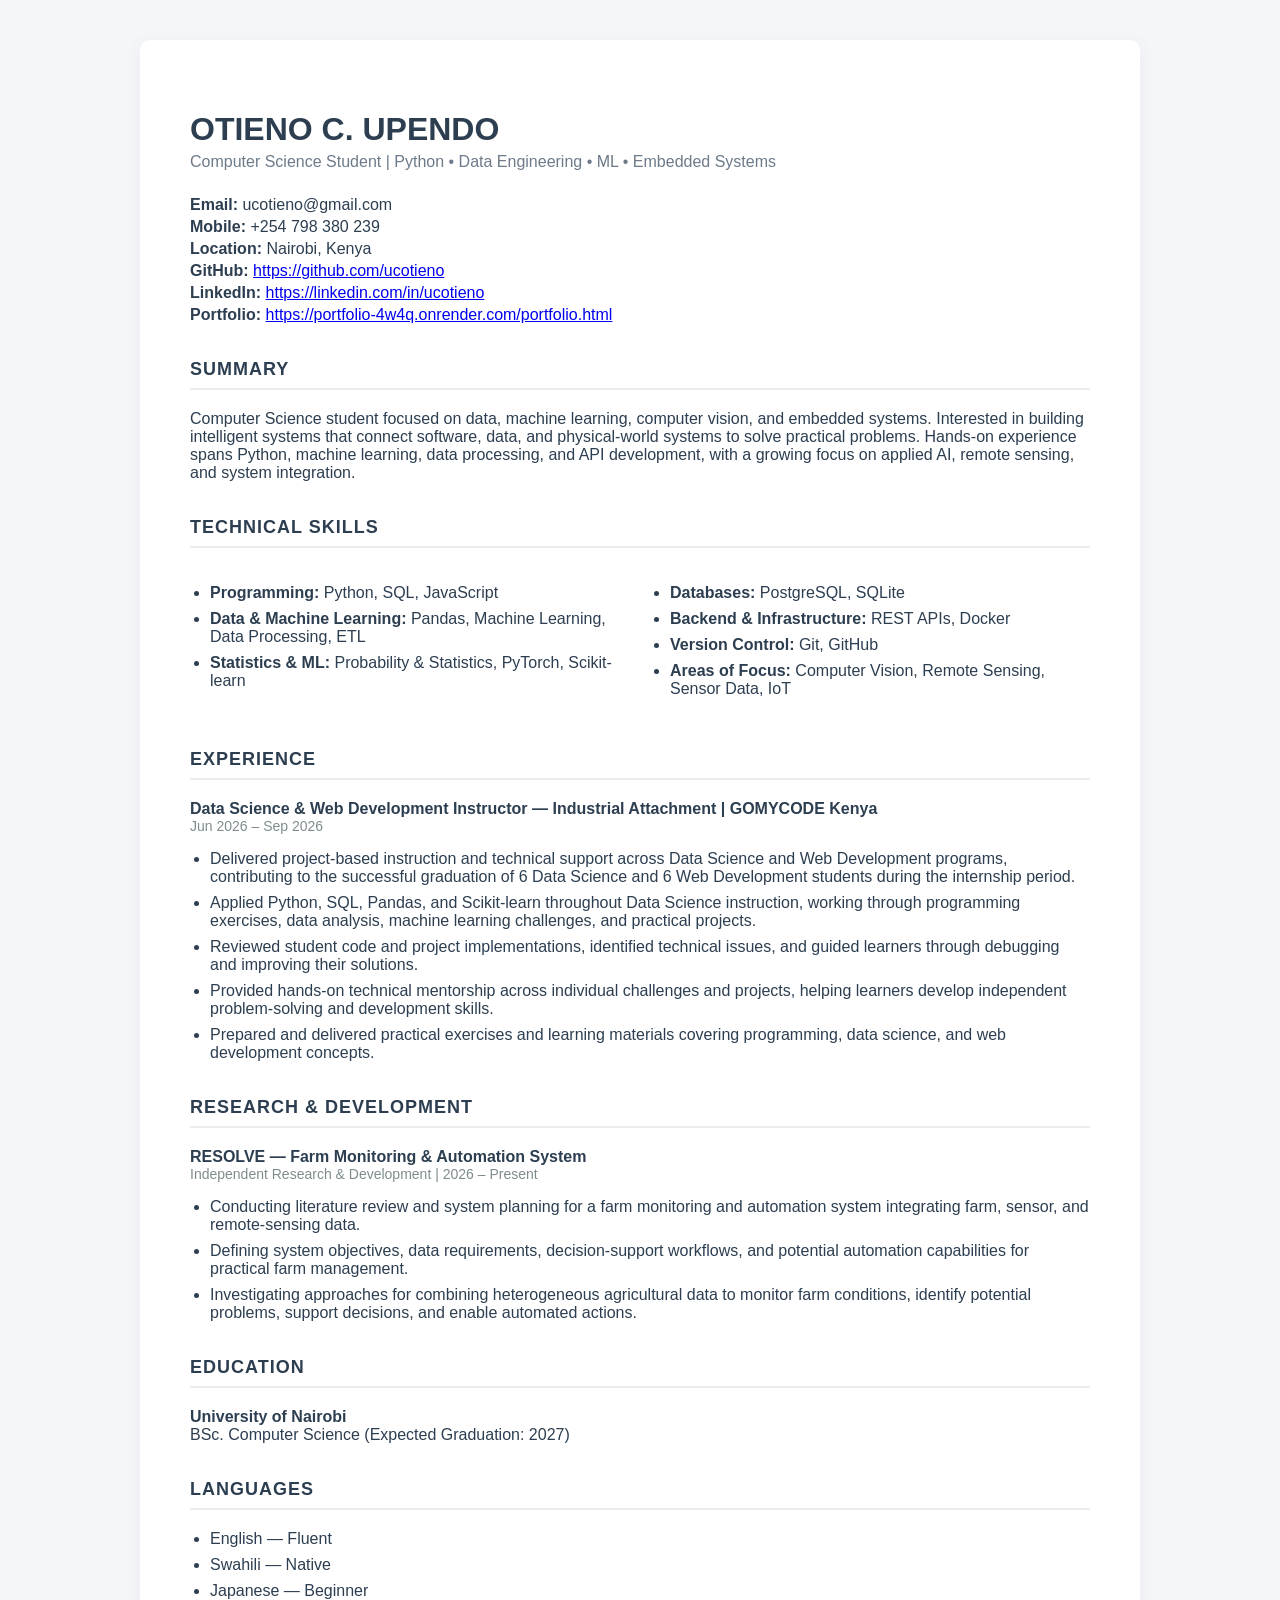
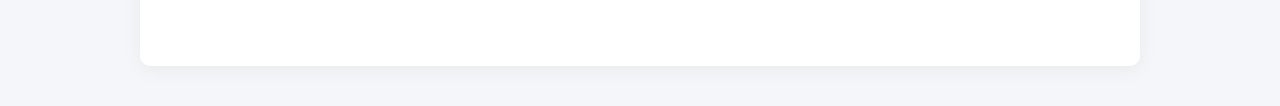
<file: index.html>
<!DOCTYPE html>
<html lang="en">
<head>
    <meta charset="UTF-8">
    <title>Otieno C. Upendo - Resume</title>
    <meta name="viewport" content="width=device-width, initial-scale=1.0">
    <style>
        body {
            font-family: 'Segoe UI', Tahoma, Geneva, Verdana, sans-serif;
            margin: 0;
            padding: 0;
            background-color: #f4f6f9;
            color: #2c3e50;
        }

        .container {
            max-width: 900px;
            margin: 40px auto;
            background: #ffffff;
            padding: 50px;
            box-shadow: 0 4px 20px rgba(0,0,0,0.05);
            border-radius: 10px;
        }

        h1 {
            margin-bottom: 5px;
            font-size: 32px;
        }

        .subtitle {
            color: #6c7a89;
            margin-bottom: 25px;
            font-weight: 500;
        }

        h2 {
            border-bottom: 2px solid #eaecef;
            padding-bottom: 8px;
            margin-top: 35px;
            font-size: 18px;
            letter-spacing: 1px;
        }

        ul {
            padding-left: 20px;
        }

        li {
            margin-bottom: 8px;
        }

        .section {
            margin-top: 20px;
        }

        .contact p {
            margin: 4px 0;
        }

        .experience-item {
            margin-bottom: 20px;
        }

        .experience-title {
            font-weight: 600;
        }

        .experience-meta {
            color: #7f8c8d;
            font-size: 14px;
            margin-bottom: 8px;
        }

        .skills-grid {
            display: grid;
            grid-template-columns: 1fr 1fr;
            gap: 20px;
        }

        @media (max-width: 768px) {
            .skills-grid {
                grid-template-columns: 1fr;
            }
        }
    </style>
</head>
<body>

<div class="container">

    <h1>OTIENO C. UPENDO</h1>
    <div class="subtitle">Computer Science Student | Python • Data Engineering • ML • Embedded Systems</div>

    <div class="contact section">
        <p><strong>Email:</strong> ucotieno@gmail.com</p>
        <p><strong>Mobile:</strong> +254 798 380 239</p>
        <p><strong>Location:</strong> Nairobi, Kenya</p>
        <p><strong>GitHub:</strong> <a target="_blank" href="https://github.com/ucotieno">https://github.com/ucotieno</a></p>
        <p><strong>LinkedIn:</strong> <a target="_blank" href="https://linkedin.com/in/ucotieno">https://linkedin.com/in/ucotieno</a></p>
        <p><strong>Portfolio:</strong> <a target="_blank" href="https://portfolio-4w4q.onrender.com/portfolio.html">https://portfolio-4w4q.onrender.com/portfolio.html</a></p>
    </div>

    <h2>SUMMARY</h2>
    <div class="section">
        <p>
            Computer Science student focused on data, machine learning, computer vision,
            and embedded systems. Interested in building intelligent systems that connect
            software, data, and physical-world systems to solve practical problems.
            Hands-on experience spans Python, machine learning, data processing, and API
            development, with a growing focus on applied AI, remote sensing, and system
            integration.
        </p>
    </div>

    <h2>TECHNICAL SKILLS</h2>
    <div class="section skills-grid">
        <div>
            <ul>
                <li><strong>Programming:</strong> Python, SQL, JavaScript</li>
                <li><strong>Data & Machine Learning:</strong> Pandas, Machine Learning, Data Processing, ETL</li>
                <li><strong>Statistics & ML:</strong> Probability & Statistics, PyTorch, Scikit-learn</li>
            </ul>
        </div>
        <div>
            <ul>
                <li><strong>Databases:</strong> PostgreSQL, SQLite</li>
                <li><strong>Backend & Infrastructure:</strong> REST APIs, Docker</li>
                <li><strong>Version Control:</strong> Git, GitHub</li>
                <li><strong>Areas of Focus:</strong> Computer Vision, Remote Sensing, Sensor Data, IoT</li>
            </ul>
        </div>
    </div>

    <h2>EXPERIENCE</h2>
    <div class="section">

        <div class="experience-item">
            <div class="experience-title">Data Science & Web Development Instructor — Industrial Attachment | GOMYCODE Kenya</div>
            <div class="experience-meta">Jun 2026 – Sep 2026</div>
            <ul>
                <li>
                    Delivered project-based instruction and technical support across Data
                    Science and Web Development programs, contributing to the successful
                    graduation of 6 Data Science and 6 Web Development students during
                    the internship period.
                </li>
                <li>
                    Applied Python, SQL, Pandas, and Scikit-learn throughout Data Science
                    instruction, working through programming exercises, data analysis,
                    machine learning challenges, and practical projects.
                </li>
                <li>
                    Reviewed student code and project implementations, identified
                    technical issues, and guided learners through debugging and improving
                    their solutions.
                </li>
                <li>
                    Provided hands-on technical mentorship across individual challenges
                    and projects, helping learners develop independent problem-solving
                    and development skills.
                </li>
                <li>
                    Prepared and delivered practical exercises and learning materials
                    covering programming, data science, and web development concepts.
                </li>
            </ul>
        </div>

    </div>

    <h2>RESEARCH & DEVELOPMENT</h2>
    <div class="section">

        <div class="experience-item">
            <div class="experience-title">RESOLVE — Farm Monitoring & Automation System</div>
            <div class="experience-meta">Independent Research & Development | 2026 – Present</div>
            <ul>
                <li>
                    Conducting literature review and system planning for a farm monitoring
                    and automation system integrating farm, sensor, and remote-sensing data.
                </li>
                <li>
                    Defining system objectives, data requirements, decision-support
                    workflows, and potential automation capabilities for practical farm
                    management.
                </li>
                <li>
                    Investigating approaches for combining heterogeneous agricultural
                    data to monitor farm conditions, identify potential problems,
                    support decisions, and enable automated actions.
                </li>
            </ul>
        </div>

    </div>

    <h2>EDUCATION</h2>
    <div class="section">
        <p>
            <strong>University of Nairobi</strong><br>
            BSc. Computer Science (Expected Graduation: 2027)
        </p>
    </div>

    <h2>LANGUAGES</h2>
    <div class="section">
        <ul>
            <li>English — Fluent</li>
            <li>Swahili — Native</li>
            <li>Japanese — Beginner</li>
        </ul>
    </div>

</div>

</body>
</html>
</file>
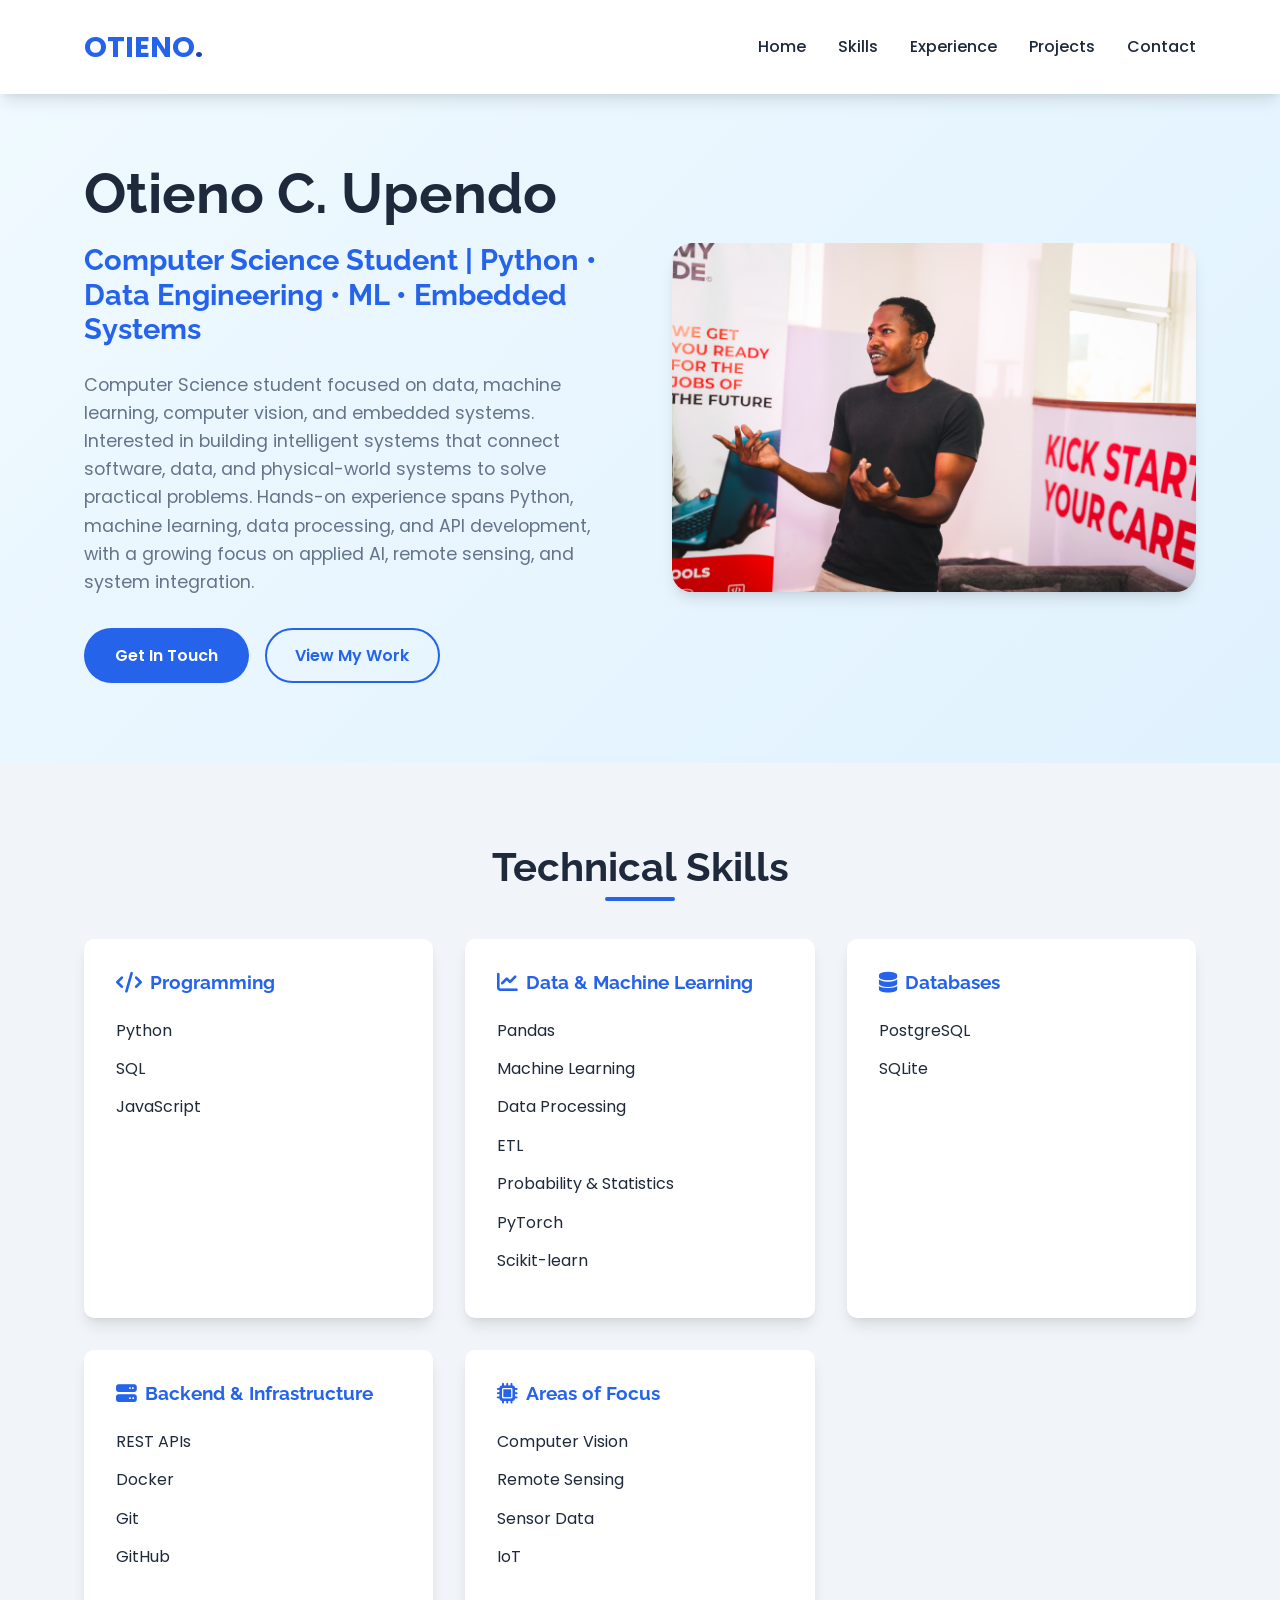
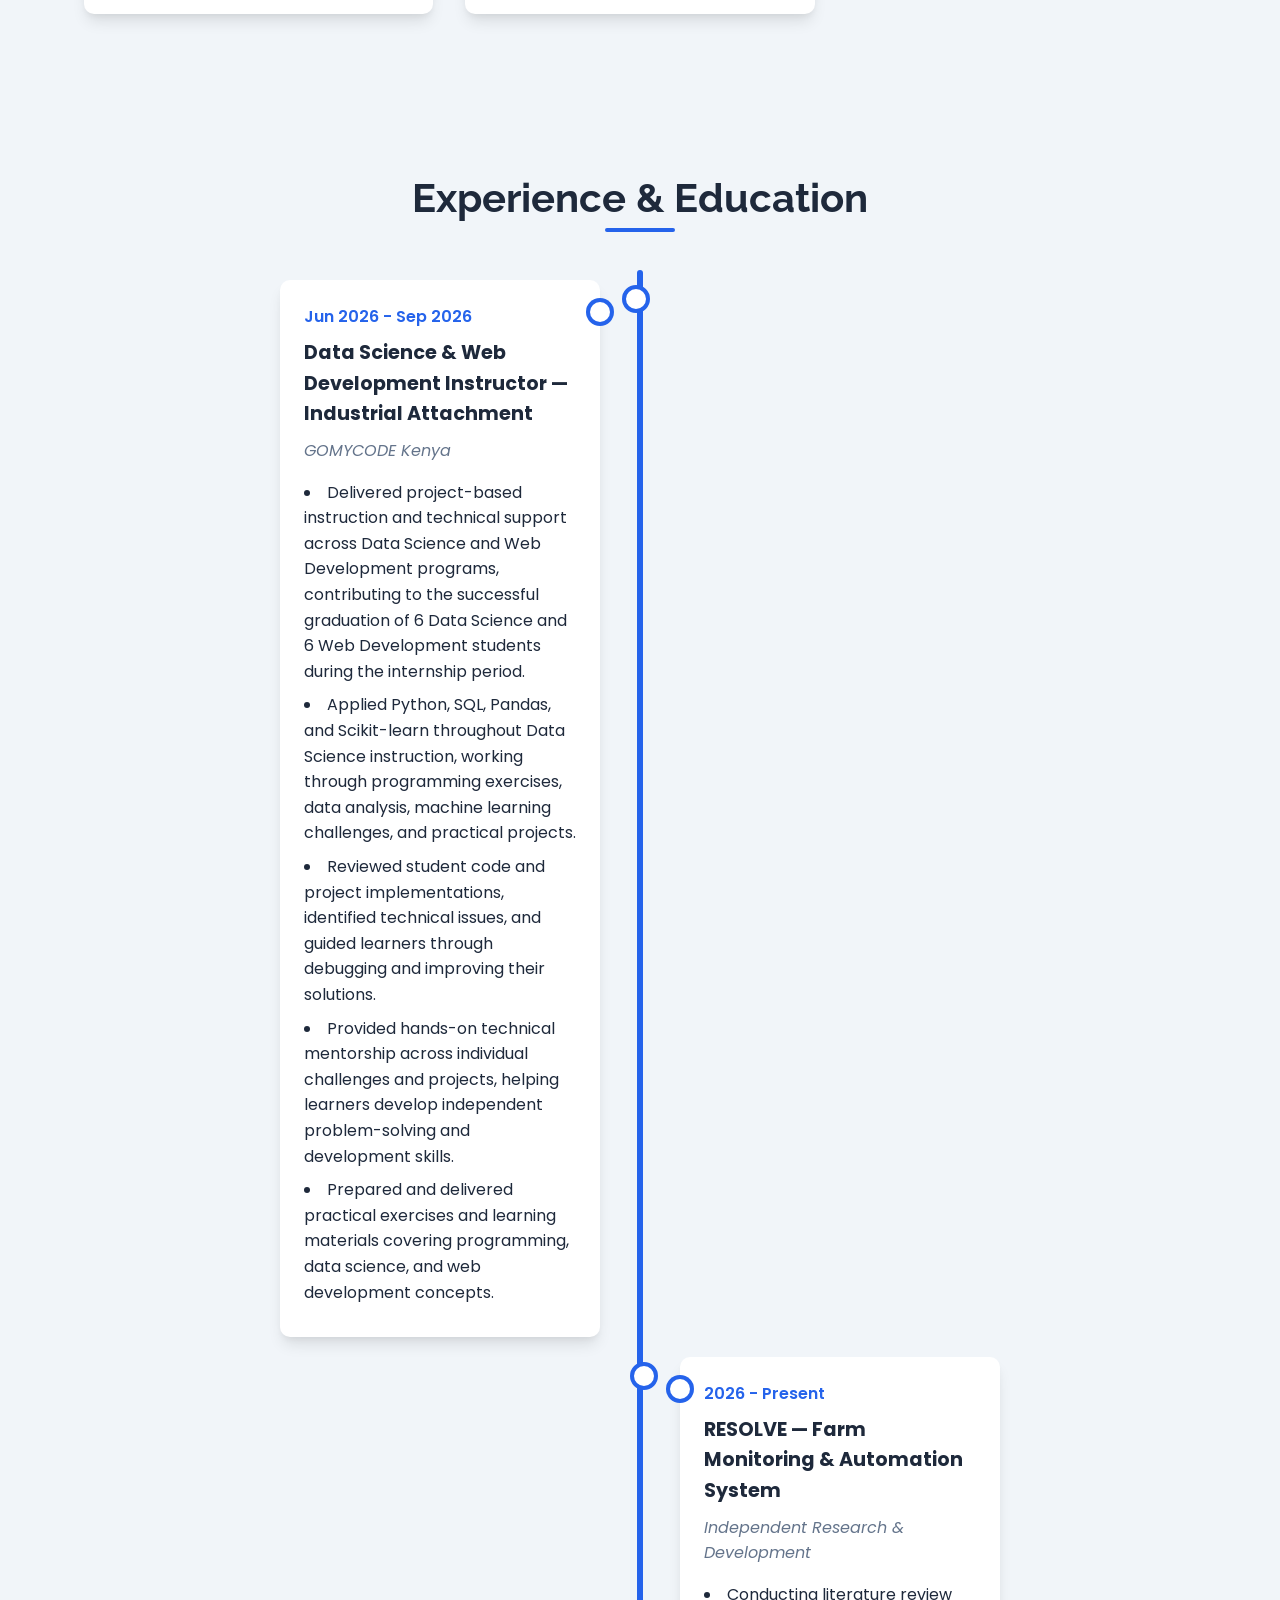
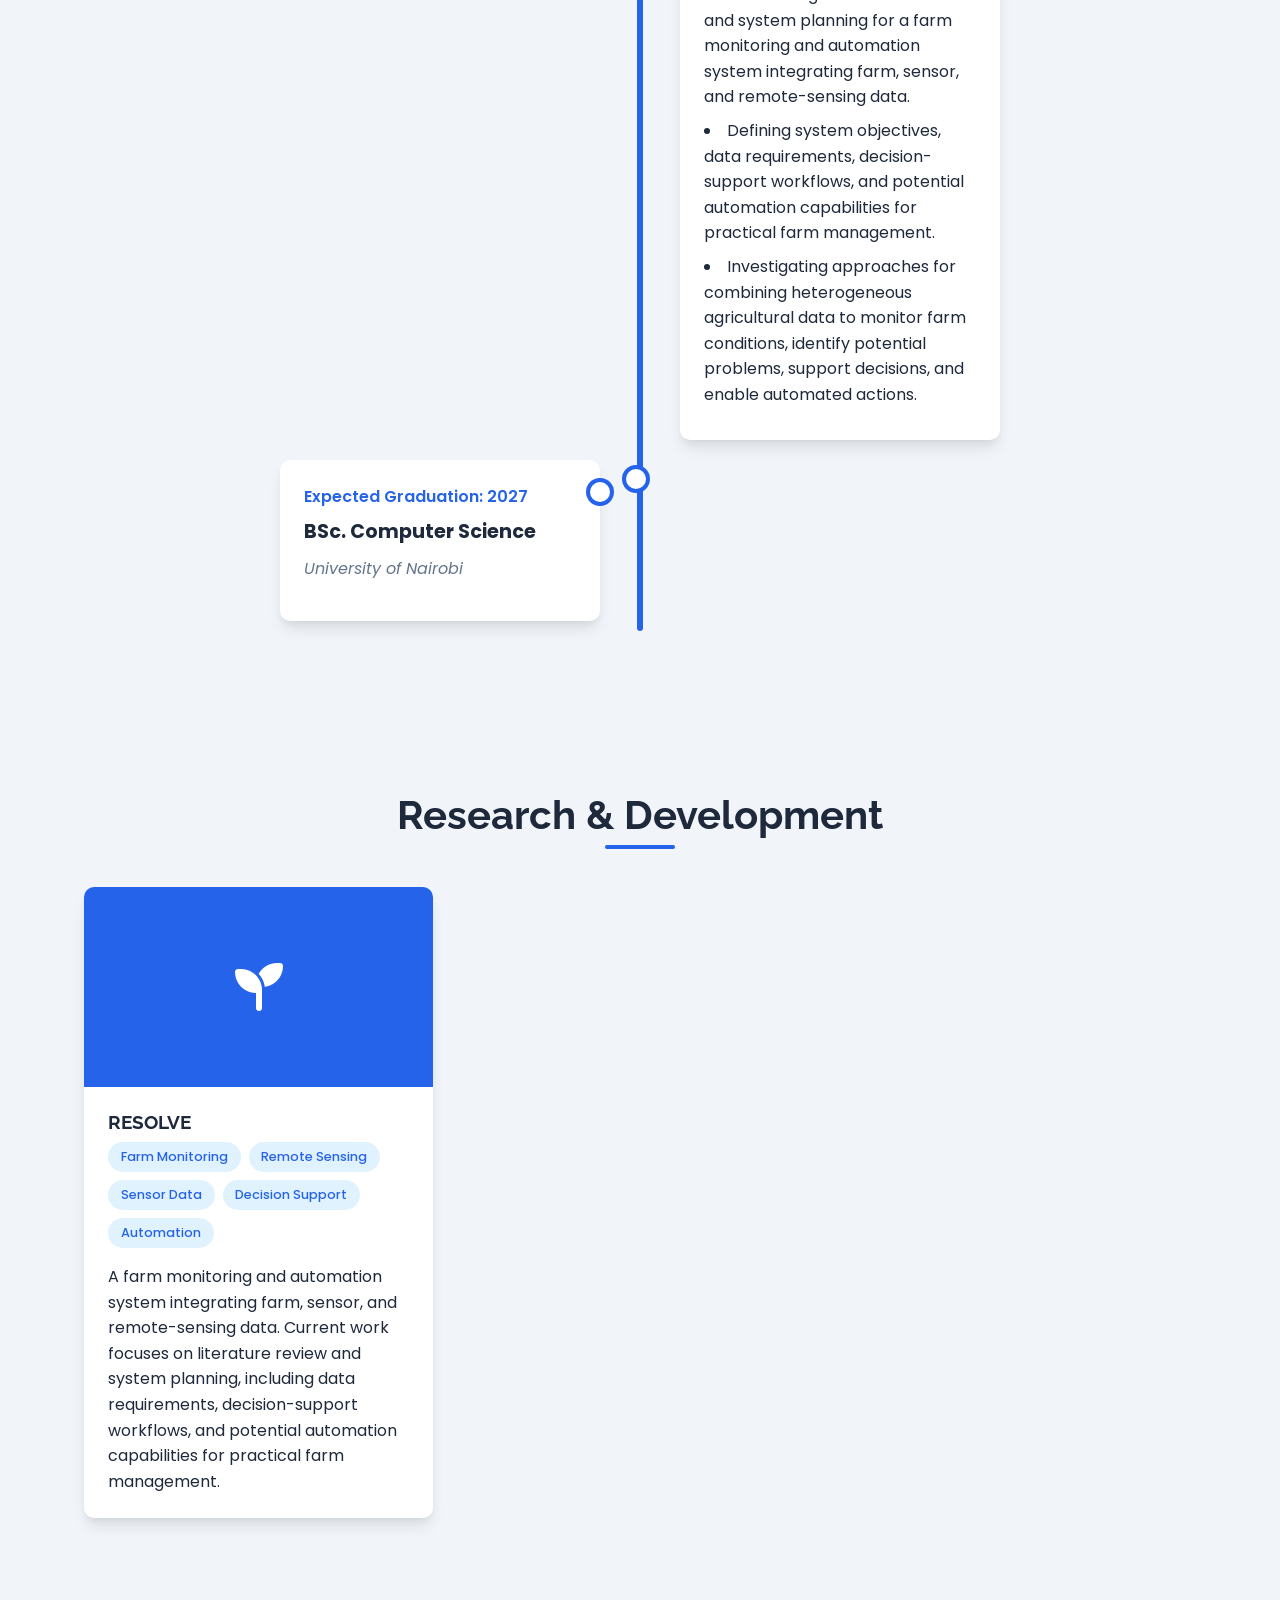
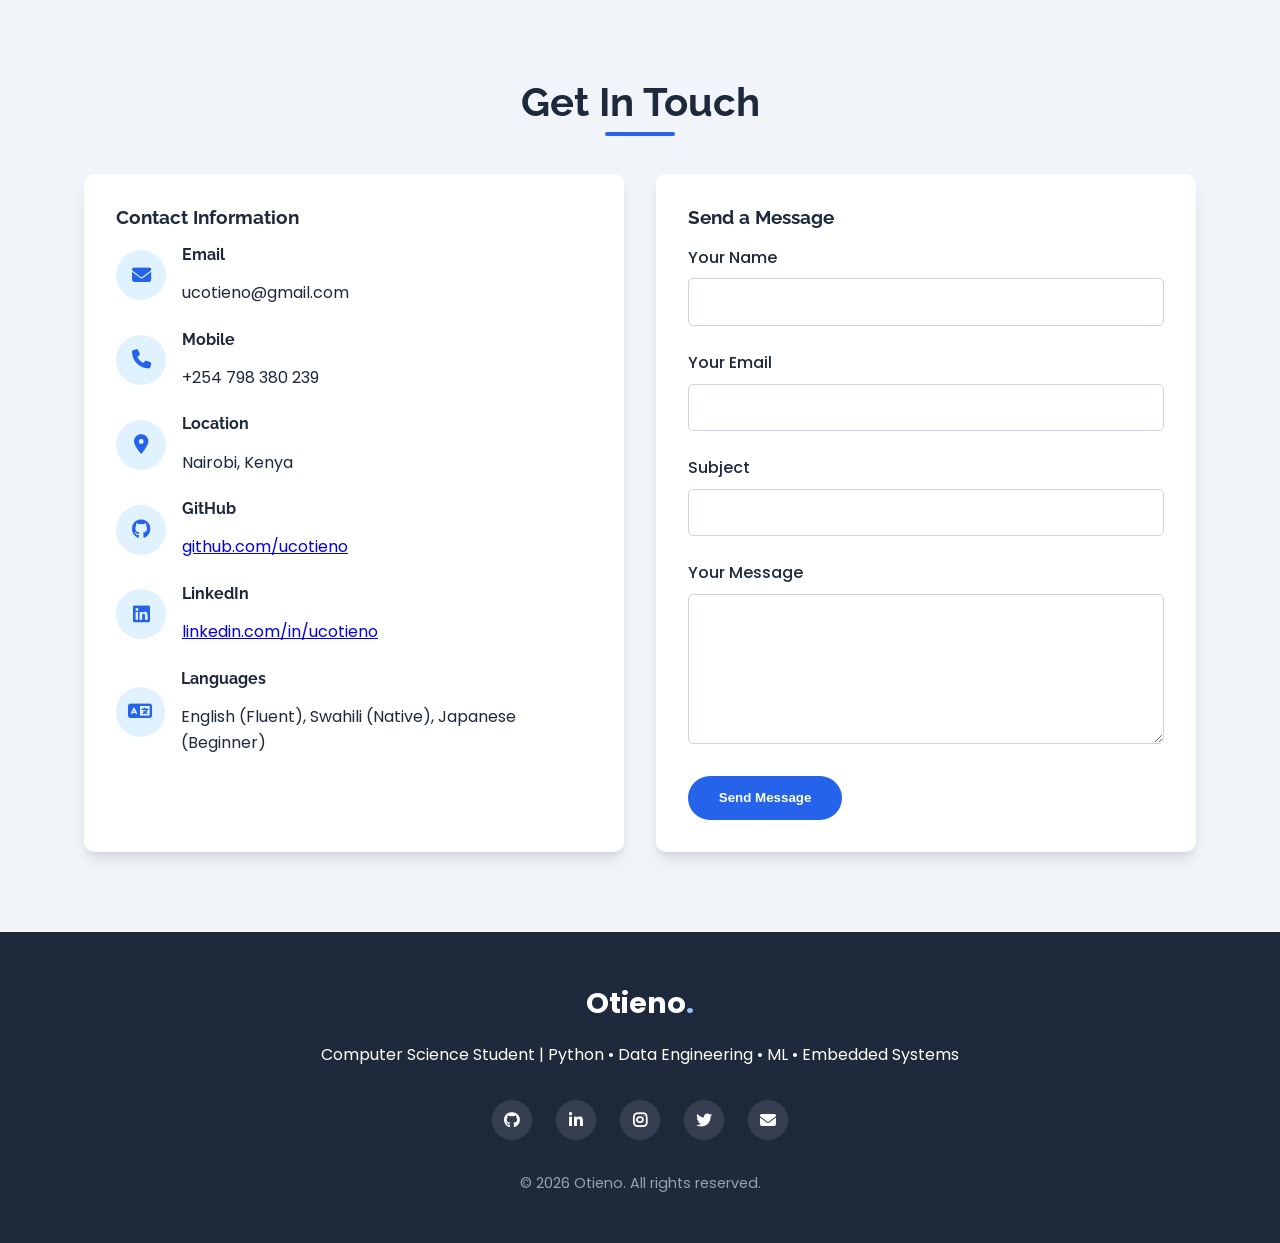
<file: portfolio.html>
<!DOCTYPE html>
<html lang="en">
<head>
    <meta charset="UTF-8">
    <meta name="viewport" content="width=device-width, initial-scale=1.0">
    <title>Otieno C. Upendo | Portfolio</title>
    <link rel="stylesheet" href="https://cdnjs.cloudflare.com/ajax/libs/font-awesome/6.4.0/css/all.min.css">
    <link href="https://fonts.googleapis.com/css2?family=Poppins:wght@300;400;500;600;700&family=Raleway:wght@400;500;700&display=swap" rel="stylesheet">
    <link rel="stylesheet" href="style.css">
</head>

<body>

    <!-- Header & Navigation -->
    <header>
        <div class="container">
            <nav>
                <div class="logo">OTIENO<span>.</span></div>

                <ul class="nav-links">
                    <li><a href="#home">Home</a></li>
                    <li><a href="#skills">Skills</a></li>
                    <li><a href="#experience">Experience</a></li>
                    <li><a href="#projects">Projects</a></li>
                    <li><a href="#contact">Contact</a></li>
                </ul>

                <button class="mobile-menu-btn">
                    <i class="fas fa-bars"></i>
                </button>
            </nav>
        </div>
    </header>


    <!-- Hero Section -->
    <section id="home" class="hero">
        <div class="container">
            <div class="hero-content">

                <div class="hero-text">
                    <h1>Otieno C. Upendo</h1>

                    <h2>
                        Computer Science Student | Python • Data Engineering • ML • Embedded Systems
                    </h2>

                    <p>
                        Computer Science student focused on data, machine learning,
                        computer vision, and embedded systems. Interested in building
                        intelligent systems that connect software, data, and physical-world
                        systems to solve practical problems. Hands-on experience spans
                        Python, machine learning, data processing, and API development,
                        with a growing focus on applied AI, remote sensing, and system
                        integration.
                    </p>

                    <div class="cta-buttons">
                        <a href="#contact" class="btn btn-primary">Get In Touch</a>
                        <a href="#projects" class="btn btn-outline">View My Work</a>
                    </div>
                </div>

                <div class="hero-image">
                    <img src="profile.jpg" alt="Otieno C. Upendo">
                </div>

            </div>
        </div>
    </section>


    <!-- Skills Section -->
    <section id="skills" class="skills">
        <div class="container">

            <h2 class="section-title">Technical Skills</h2>

            <div class="skills-container">

                <div class="skill-category">
                    <h3><i class="fas fa-code"></i> Programming</h3>
                    <ul class="skill-list">
                        <li>Python</li>
                        <li>SQL</li>
                        <li>JavaScript</li>
                    </ul>
                </div>

                <div class="skill-category">
                    <h3><i class="fas fa-chart-line"></i> Data & Machine Learning</h3>
                    <ul class="skill-list">
                        <li>Pandas</li>
                        <li>Machine Learning</li>
                        <li>Data Processing</li>
                        <li>ETL</li>
                        <li>Probability & Statistics</li>
                        <li>PyTorch</li>
                        <li>Scikit-learn</li>
                    </ul>
                </div>

                <div class="skill-category">
                    <h3><i class="fas fa-database"></i> Databases</h3>
                    <ul class="skill-list">
                        <li>PostgreSQL</li>
                        <li>SQLite</li>
                    </ul>
                </div>

                <div class="skill-category">
                    <h3><i class="fas fa-server"></i> Backend & Infrastructure</h3>
                    <ul class="skill-list">
                        <li>REST APIs</li>
                        <li>Docker</li>
                        <li>Git</li>
                        <li>GitHub</li>
                    </ul>
                </div>

                <div class="skill-category">
                    <h3><i class="fas fa-microchip"></i> Areas of Focus</h3>
                    <ul class="skill-list">
                        <li>Computer Vision</li>
                        <li>Remote Sensing</li>
                        <li>Sensor Data</li>
                        <li>IoT</li>
                    </ul>
                </div>

            </div>
        </div>
    </section>


    <!-- Experience & Education Section -->
    <section id="experience" class="experience">
        <div class="container">

            <h2 class="section-title">Experience & Education</h2>

            <div class="timeline">

                <div class="timeline-item">
                    <div class="timeline-content">

                        <div class="timeline-date">
                            Jun 2026 - Sep 2026
                        </div>

                        <div class="timeline-role">
                            Data Science & Web Development Instructor — Industrial Attachment
                        </div>

                        <div class="timeline-company">
                            GOMYCODE Kenya
                        </div>

                        <ul class="timeline-description">
                            <li>
                                Delivered project-based instruction and technical support
                                across Data Science and Web Development programs,
                                contributing to the successful graduation of 6 Data Science
                                and 6 Web Development students during the internship period.
                            </li>

                            <li>
                                Applied Python, SQL, Pandas, and Scikit-learn throughout
                                Data Science instruction, working through programming
                                exercises, data analysis, machine learning challenges,
                                and practical projects.
                            </li>

                            <li>
                                Reviewed student code and project implementations,
                                identified technical issues, and guided learners through
                                debugging and improving their solutions.
                            </li>

                            <li>
                                Provided hands-on technical mentorship across individual
                                challenges and projects, helping learners develop
                                independent problem-solving and development skills.
                            </li>

                            <li>
                                Prepared and delivered practical exercises and learning
                                materials covering programming, data science, and web
                                development concepts.
                            </li>
                        </ul>

                    </div>
                </div>


                <div class="timeline-item">
                    <div class="timeline-content">

                        <div class="timeline-date">
                            2026 - Present
                        </div>

                        <div class="timeline-role">
                            RESOLVE — Farm Monitoring & Automation System
                        </div>

                        <div class="timeline-company">
                            Independent Research & Development
                        </div>

                        <ul class="timeline-description">
                            <li>
                                Conducting literature review and system planning for a farm
                                monitoring and automation system integrating farm, sensor,
                                and remote-sensing data.
                            </li>

                            <li>
                                Defining system objectives, data requirements,
                                decision-support workflows, and potential automation
                                capabilities for practical farm management.
                            </li>

                            <li>
                                Investigating approaches for combining heterogeneous
                                agricultural data to monitor farm conditions, identify
                                potential problems, support decisions, and enable
                                automated actions.
                            </li>
                        </ul>

                    </div>
                </div>


                <div class="timeline-item">
                    <div class="timeline-content">

                        <div class="timeline-date">
                            Expected Graduation: 2027
                        </div>

                        <div class="timeline-role">
                            BSc. Computer Science
                        </div>

                        <div class="timeline-company">
                            University of Nairobi
                        </div>

                    </div>
                </div>

            </div>
        </div>
    </section>


    <!-- Projects Section -->
    <section id="projects" class="projects">
        <div class="container">

            <h2 class="section-title">Research & Development</h2>

            <div class="projects-container">

                <div class="project-card" id="resolve">

                    <div class="project-image">
                        <i class="fas fa-seedling"></i>
                    </div>

                    <div class="project-info">

                        <h3>RESOLVE</h3>

                        <div class="project-tags">
                            <span class="project-tag">Farm Monitoring</span>
                            <span class="project-tag">Remote Sensing</span>
                            <span class="project-tag">Sensor Data</span>
                            <span class="project-tag">Decision Support</span>
                            <span class="project-tag">Automation</span>
                        </div>

                        <p>
                            A farm monitoring and automation system integrating farm,
                            sensor, and remote-sensing data. Current work focuses on
                            literature review and system planning, including data
                            requirements, decision-support workflows, and potential
                            automation capabilities for practical farm management.
                        </p>

                    </div>
                </div>

            </div>
        </div>
    </section>


    <!-- Contact Section -->
    <section id="contact" class="contact">
        <div class="container">

            <h2 class="section-title">Get In Touch</h2>

            <div class="contact-container">

                <div class="contact-info">

                    <h3>Contact Information</h3>

                    <div class="contact-item">
                        <div class="contact-icon">
                            <i class="fas fa-envelope"></i>
                        </div>

                        <div>
                            <h4>Email</h4>
                            <p>ucotieno@gmail.com</p>
                        </div>
                    </div>


                    <div class="contact-item">
                        <div class="contact-icon">
                            <i class="fas fa-phone"></i>
                        </div>

                        <div>
                            <h4>Mobile</h4>
                            <p>+254 798 380 239</p>
                        </div>
                    </div>


                    <div class="contact-item">
                        <div class="contact-icon">
                            <i class="fas fa-map-marker-alt"></i>
                        </div>

                        <div>
                            <h4>Location</h4>
                            <p>Nairobi, Kenya</p>
                        </div>
                    </div>


                    <div class="contact-item">
                        <div class="contact-icon">
                            <i class="fab fa-github"></i>
                        </div>

                        <div>
                            <h4>GitHub</h4>
                            <p>
                                <a href="https://github.com/ucotieno" target="_blank">
                                    github.com/ucotieno
                                </a>
                            </p>
                        </div>
                    </div>


                    <div class="contact-item">
                        <div class="contact-icon">
                            <i class="fab fa-linkedin"></i>
                        </div>

                        <div>
                            <h4>LinkedIn</h4>
                            <p>
                                <a href="https://linkedin.com/in/ucotieno" target="_blank">
                                    linkedin.com/in/ucotieno
                                </a>
                            </p>
                        </div>
                    </div>


                    <div class="contact-item">
                        <div class="contact-icon">
                            <i class="fas fa-language"></i>
                        </div>

                        <div>
                            <h4>Languages</h4>
                            <p>
                                English (Fluent), Swahili (Native), Japanese (Beginner)
                            </p>
                        </div>
                    </div>

                </div>


                <div class="contact-form">

                    <h3>Send a Message</h3>

                    <form id="messageForm">

                        <div class="form-group">
                            <label for="name">Your Name</label>
                            <input type="text" id="name" required>
                        </div>

                        <div class="form-group">
                            <label for="email">Your Email</label>
                            <input type="email" id="email" required>
                        </div>

                        <div class="form-group">
                            <label for="subject">Subject</label>
                            <input type="text" id="subject" required>
                        </div>

                        <div class="form-group">
                            <label for="message">Your Message</label>
                            <textarea id="message" required></textarea>
                        </div>

                        <button type="submit" class="btn btn-primary">
                            Send Message
                        </button>

                    </form>

                </div>

            </div>
        </div>
    </section>


    <!-- Footer -->
    <footer>
        <div class="container">

            <div class="logo" style="color: white; margin-bottom: 1rem;">
                Otieno<span style="color: #93c5fd;">.</span>
            </div>

            <p>
                Computer Science Student | Python • Data Engineering • ML • Embedded Systems
            </p>

            <div class="social-links">
                <a href="https://github.com/ucotieno" target="_blank">
                    <i class="fab fa-github"></i>
                </a>

                <a href="https://linkedin.com/in/ucotieno" target="_blank">
                    <i class="fab fa-linkedin-in"></i>
                </a>

                <a href="https://instagram.com/ucotieno/" target="_blank">
                    <i class="fas fa-brands fa-instagram"></i>
                </a>

                <a href="https://x.com/ucotieno" target="_blank">
                    <i class="fa-brands fa-twitter"></i>
                </a>

                <a href="mailto:ucotieno@gmail.com">
                    <i class="fas fa-envelope"></i>
                </a>
            </div>

            <p class="copyright">
                &copy; 2026 Otieno. All rights reserved.
            </p>

        </div>
    </footer>


    <script>

        // Mobile menu toggle
        const mobileMenuBtn = document.querySelector('.mobile-menu-btn');
        const navLinks = document.querySelector('.nav-links');

        mobileMenuBtn.addEventListener('click', () => {
            navLinks.classList.toggle('active');

            mobileMenuBtn.innerHTML =
                navLinks.classList.contains('active')
                    ? '<i class="fas fa-times"></i>'
                    : '<i class="fas fa-bars"></i>';
        });


        // Close mobile menu when clicking on a link
        document.querySelectorAll('.nav-links a').forEach(link => {

            link.addEventListener('click', () => {

                navLinks.classList.remove('active');

                mobileMenuBtn.innerHTML =
                    '<i class="fas fa-bars"></i>';

            });

        });


        // Form submission handling
        const messageForm = document.getElementById('messageForm');

        messageForm.addEventListener('submit', function(e) {

            e.preventDefault();

            const name = document.getElementById('name').value;
            const email = document.getElementById('email').value;
            const subject = document.getElementById('subject').value;
            const message = document.getElementById('message').value;

            // Demo form handling
            alert(
                `Thank you, ${name}! Your message has been received. ` +
                `I'll get back to you at ${email} as soon as possible.`
            );

            messageForm.reset();

        });


        // Smooth scrolling for anchor links
        document.querySelectorAll('a[href^="#"]').forEach(anchor => {

            anchor.addEventListener('click', function(e) {

                e.preventDefault();

                const targetId = this.getAttribute('href');

                if (targetId === '#') return;

                const targetElement =
                    document.querySelector(targetId);

                if (targetElement) {

                    window.scrollTo({

                        top: targetElement.offsetTop - 80,

                        behavior: 'smooth'

                    });

                }

            });

        });


        // Add active class to nav links based on scroll position
        window.addEventListener('scroll', () => {

            const sections =
                document.querySelectorAll('section');

            const navLinks =
                document.querySelectorAll('.nav-links a');

            let current = '';

            sections.forEach(section => {

                const sectionTop =
                    section.offsetTop;

                if (scrollY >= (sectionTop - 100)) {

                    current =
                        section.getAttribute('id');

                }

            });

            navLinks.forEach(link => {

                link.classList.remove('active');

                if (
                    link.getAttribute('href') ===
                    `#${current}`
                ) {

                    link.classList.add('active');

                }

            });

        });

    </script>

</body>
</html>
</file>
<file: style.css>
:root {
            --primary-color: #2563eb;
            --secondary-color: #1e40af;
            --accent-color: #3b82f6;
            --dark-color: #1e293b;
            --light-color: #f8fafc;
            --gray-color: #64748b;
            --success-color: #10b981;
            --shadow: 0 10px 15px -3px rgba(0, 0, 0, 0.1), 0 4px 6px -2px rgba(0, 0, 0, 0.05);
            --transition: all 0.3s ease;
        }
        
        * {
            margin: 0;
            padding: 0;
            box-sizing: border-box;
        }
        
        html {
            scroll-behavior: smooth;
        }
        
        body {
            font-family: 'Poppins', sans-serif;
            line-height: 1.6;
            color: var(--dark-color);
            background-color: #f1f5f9;
        }
        
        h1, h2, h3, h4 {
            font-family: 'Raleway', sans-serif;
            font-weight: 700;
            line-height: 1.2;
            margin-bottom: 1rem;
        }
        
        .container {
            width: 90%;
            max-width: 1200px;
            margin: 0 auto;
            padding: 0 20px;
        }
        
        /* Header & Navigation */
        header {
            background-color: white;
            box-shadow: var(--shadow);
            position: fixed;
            width: 100%;
            top: 0;
            z-index: 1000;
        }
        
        nav {
            display: flex;
            justify-content: space-between;
            align-items: center;
            padding: 1.5rem 0;
        }
        
        .logo {
            font-size: 1.8rem;
            font-weight: 700;
            color: var(--primary-color);
        }
        
        .logo span {
            color: var(--secondary-color);
        }
        
        .nav-links {
            display: flex;
            list-style: none;
        }
        
        .nav-links li {
            margin-left: 2rem;
        }
        
        .nav-links a {
            text-decoration: none;
            color: var(--dark-color);
            font-weight: 500;
            transition: var(--transition);
            position: relative;
        }
        
        .nav-links a:hover {
            color: var(--primary-color);
        }
        
        .nav-links a::after {
            content: '';
            position: absolute;
            width: 0;
            height: 2px;
            background: var(--primary-color);
            left: 0;
            bottom: -5px;
            transition: var(--transition);
        }
        
        .nav-links a:hover::after {
            width: 100%;
        }
        
        .mobile-menu-btn {
            display: none;
            font-size: 1.5rem;
            background: none;
            border: none;
            color: var(--dark-color);
            cursor: pointer;
        }
        
        /* Hero Section */
        .hero {
            padding: 10rem 0 5rem;
            background: linear-gradient(135deg, #f0f9ff 0%, #e0f2fe 100%);
            overflow: hidden;
        }
        
        .hero-content {
            display: grid;
            grid-template-columns: 1fr 1fr;
            gap: 4rem;
            align-items: center;
        }
        
        .hero-text h1 {
            font-size: 3.5rem;
            margin-bottom: 1rem;
            color: var(--dark-color);
        }
        
        .hero-text h2 {
            font-size: 1.8rem;
            color: var(--primary-color);
            margin-bottom: 1.5rem;
        }
        
        .hero-text p {
            font-size: 1.1rem;
            color: var(--gray-color);
            margin-bottom: 2rem;
        }
        
        .hero-image {
            position: relative;
        }
        
        .hero-image img {
            width: 100%;
            border-radius: 20px;
            box-shadow: var(--shadow);
        }
        
        .cta-buttons {
            display: flex;
            gap: 1rem;
            margin-top: 2rem;
        }
        
        .btn {
            display: inline-block;
            padding: 0.8rem 1.8rem;
            border-radius: 50px;
            font-weight: 600;
            text-decoration: none;
            transition: var(--transition);
            border: 2px solid transparent;
            cursor: pointer;
        }
        
        .btn-primary {
            background-color: var(--primary-color);
            color: white;
        }
        
        .btn-primary:hover {
            background-color: var(--secondary-color);
            transform: translateY(-3px);
            box-shadow: var(--shadow);
        }
        
        .btn-outline {
            background-color: transparent;
            color: var(--primary-color);
            border-color: var(--primary-color);
        }
        
        .btn-outline:hover {
            background-color: var(--primary-color);
            color: white;
            transform: translateY(-3px);
            box-shadow: var(--shadow);
        }
        
        /* Sections */
        section {
            padding: 5rem 0;
        }
        
        .section-title {
            text-align: center;
            margin-bottom: 3rem;
            font-size: 2.5rem;
            color: var(--dark-color);
            position: relative;
        }
        
        .section-title::after {
            content: '';
            position: absolute;
            width: 70px;
            height: 4px;
            background: var(--primary-color);
            bottom: -10px;
            left: 50%;
            transform: translateX(-50%);
            border-radius: 2px;
        }
        
        /* Skills Section */
        .skills-container {
            display: grid;
            grid-template-columns: repeat(auto-fill, minmax(300px, 1fr));
            gap: 2rem;
        }
        
        .skill-category {
            background-color: white;
            border-radius: 10px;
            padding: 2rem;
            box-shadow: var(--shadow);
            transition: var(--transition);
        }
        
        .skill-category:hover {
            transform: translateY(-10px);
        }
        
        .skill-category h3 {
            color: var(--primary-color);
            margin-bottom: 1.5rem;
            display: flex;
            align-items: center;
            gap: 0.5rem;
        }
        
        .skill-category h3 i {
            font-size: 1.3rem;
        }
        
        .skill-list {
            list-style: none;
        }
        
        .skill-list li {
            margin-bottom: 0.8rem;
            display: flex;
            align-items: center;
            gap: 0.5rem;
        }
        
        .skill-list li i {
            color: var(--success-color);
        }
        
        .skill-bar {
            height: 8px;
            background-color: #e2e8f0;
            border-radius: 4px;
            margin-top: 0.3rem;
            overflow: hidden;
        }
        
        .skill-progress {
            height: 100%;
            background-color: var(--primary-color);
            border-radius: 4px;
        }
        
        /* Experience & Education */
        .timeline {
            position: relative;
            max-width: 800px;
            margin: 0 auto;
        }
        
        .timeline::after {
            content: '';
            position: absolute;
            width: 6px;
            background-color: var(--primary-color);
            top: 0;
            bottom: 0;
            left: 50%;
            margin-left: -3px;
            border-radius: 3px;
        }
        
        .timeline-item {
            padding: 10px 40px;
            position: relative;
            width: 50%;
            box-sizing: border-box;
        }
        
        .timeline-item:nth-child(odd) {
            left: 0;
        }
        
        .timeline-item:nth-child(even) {
            left: 50%;
        }
        
        .timeline-content {
            padding: 1.5rem;
            background-color: white;
            border-radius: 10px;
            box-shadow: var(--shadow);
            position: relative;
        }
        
        .timeline-content::after {
            content: '';
            position: absolute;
            width: 20px;
            height: 20px;
            right: -10px;
            background-color: white;
            top: 22px;
            border-radius: 50%;
            z-index: 1;
            box-shadow: 0 0 0 4px var(--primary-color);
        }
        
        .timeline-item:nth-child(even) .timeline-content::after {
            left: -10px;
            right: auto;
        }
        
        .timeline-item::after {
            content: '';
            position: absolute;
            width: 20px;
            height: 20px;
            background-color: white;
            border: 4px solid var(--primary-color);
            border-radius: 50%;
            top: 15px;
            z-index: 1;
        }
        
        .timeline-item:nth-child(odd)::after {
            right: -10px;
        }
        
        .timeline-item:nth-child(even)::after {
            left: -10px;
        }
        
        .timeline-date {
            font-weight: 600;
            color: var(--primary-color);
            margin-bottom: 0.5rem;
        }
        
        .timeline-role {
            font-weight: 700;
            font-size: 1.2rem;
            margin-bottom: 0.5rem;
        }
        
        .timeline-company {
            color: var(--gray-color);
            margin-bottom: 1rem;
            font-style: italic;
        }
        
        .timeline-description {
            list-style-position: inside;
        }
        
        .timeline-description li {
            margin-bottom: 0.5rem;
        }
        
        /* Projects Section */
        .projects-container {
            display: grid;
            grid-template-columns: repeat(auto-fill, minmax(300px, 1fr));
            gap: 2rem;
        }
        
        .project-card {
            background-color: white;
            border-radius: 10px;
            overflow: hidden;
            box-shadow: var(--shadow);
            transition: var(--transition);
        }
        
        .project-card:hover {
            transform: translateY(-10px);
        }
        
        .project-image {
            height: 200px;
            background-color: var(--primary-color);
            display: flex;
            align-items: center;
            justify-content: center;
            color: white;
            font-size: 3rem;
        }
        
        .project-info {
            padding: 1.5rem;
        }
        
        .project-info h3 {
            color: var(--dark-color);
            margin-bottom: 0.5rem;
        }
        
        .project-tags {
            display: flex;
            flex-wrap: wrap;
            gap: 0.5rem;
            margin-bottom: 1rem;
        }
        
        .project-tag {
            background-color: #e0f2fe;
            color: var(--primary-color);
            padding: 0.3rem 0.8rem;
            border-radius: 20px;
            font-size: 0.8rem;
            font-weight: 500;
        }
        
        /* Contact Section */
        .contact-container {
            display: grid;
            grid-template-columns: repeat(auto-fit, minmax(250px, 1fr));
            gap: 2rem;
        }
        
        .contact-info {
            background-color: white;
            border-radius: 10px;
            padding: 2rem;
            box-shadow: var(--shadow);
        }
        
        .contact-item {
            display: flex;
            align-items: center;
            gap: 1rem;
            margin-bottom: 1.5rem;
        }
        
        .contact-icon {
            width: 50px;
            height: 50px;
            background-color: #e0f2fe;
            border-radius: 50%;
            display: flex;
            align-items: center;
            justify-content: center;
            color: var(--primary-color);
            font-size: 1.2rem;
        }
        
        .contact-form {
            background-color: white;
            border-radius: 10px;
            padding: 2rem;
            box-shadow: var(--shadow);
        }
        
        .form-group {
            margin-bottom: 1.5rem;
        }
        
        .form-group label {
            display: block;
            margin-bottom: 0.5rem;
            font-weight: 500;
        }
        
        .form-group input, .form-group textarea {
            width: 100%;
            padding: 0.8rem;
            border: 1px solid #cbd5e1;
            border-radius: 5px;
            font-family: 'Poppins', sans-serif;
        }
        
        .form-group textarea {
            min-height: 150px;
            resize: vertical;
        }
        
        /* Footer */
        footer {
            background-color: var(--dark-color);
            color: white;
            padding: 3rem 0;
            text-align: center;
        }
        
        .social-links {
            display: flex;
            justify-content: center;
            gap: 1.5rem;
            margin: 2rem 0;
        }
        
        .social-links a {
            display: flex;
            align-items: center;
            justify-content: center;
            width: 40px;
            height: 40px;
            background-color: rgba(255, 255, 255, 0.1);
            border-radius: 50%;
            color: white;
            text-decoration: none;
            transition: var(--transition);
        }
        
        .social-links a:hover {
            background-color: var(--primary-color);
            transform: translateY(-3px);
        }
        
        .copyright {
            color: #94a3b8;
            font-size: 0.9rem;
        }
        
        /* Responsive Design */
        @media (max-width: 992px) {
            .hero-content {
                grid-template-columns: 1fr;
                text-align: center;
            }
            
            .hero-text h1 {
                font-size: 2.8rem;
            }
            
            .timeline::after {
                left: 31px;
            }
            
            .timeline-item {
                width: 100%;
                padding-left: 70px;
                padding-right: 25px;
            }
            
            .timeline-item:nth-child(even) {
                left: 0;
            }
            
            .timeline-item::after {
                left: 20px;
            }
            
            .timeline-item:nth-child(odd)::after, 
            .timeline-item:nth-child(even)::after {
                left: 20px;
            }
            
            .timeline-content::after {
                left: -10px;
                right: auto;
            }
        }
        
        @media (max-width: 768px) {
            .nav-links {
                position: fixed;
                top: 70px;
                left: -100%;
                width: 100%;
                flex-direction: column;
                background-color: white;
                text-align: center;
                transition: var(--transition);
                box-shadow: var(--shadow);
                padding: 2rem 0;
            }
            
            .nav-links.active {
                left: 0;
            }
            
            .nav-links li {
                margin: 1rem 0;
            }
            
            .mobile-menu-btn {
                display: block;
            }
            
            .hero-text h1 {
                font-size: 2.2rem;
            }
            
            .hero-text h2 {
                font-size: 1.5rem;
            }
            
            .section-title {
                font-size: 2rem;
            }
            
            .cta-buttons {
                flex-direction: column;
                align-items: center;
            }
            
            .btn {
                width: 100%;
                max-width: 250px;
                text-align: center;
            }
        }
        
        @media (max-width: 576px) {
            .hero {
                padding: 8rem 0 3rem;
            }
            
            section {
                padding: 3rem 0;
            }
        }
</file>
